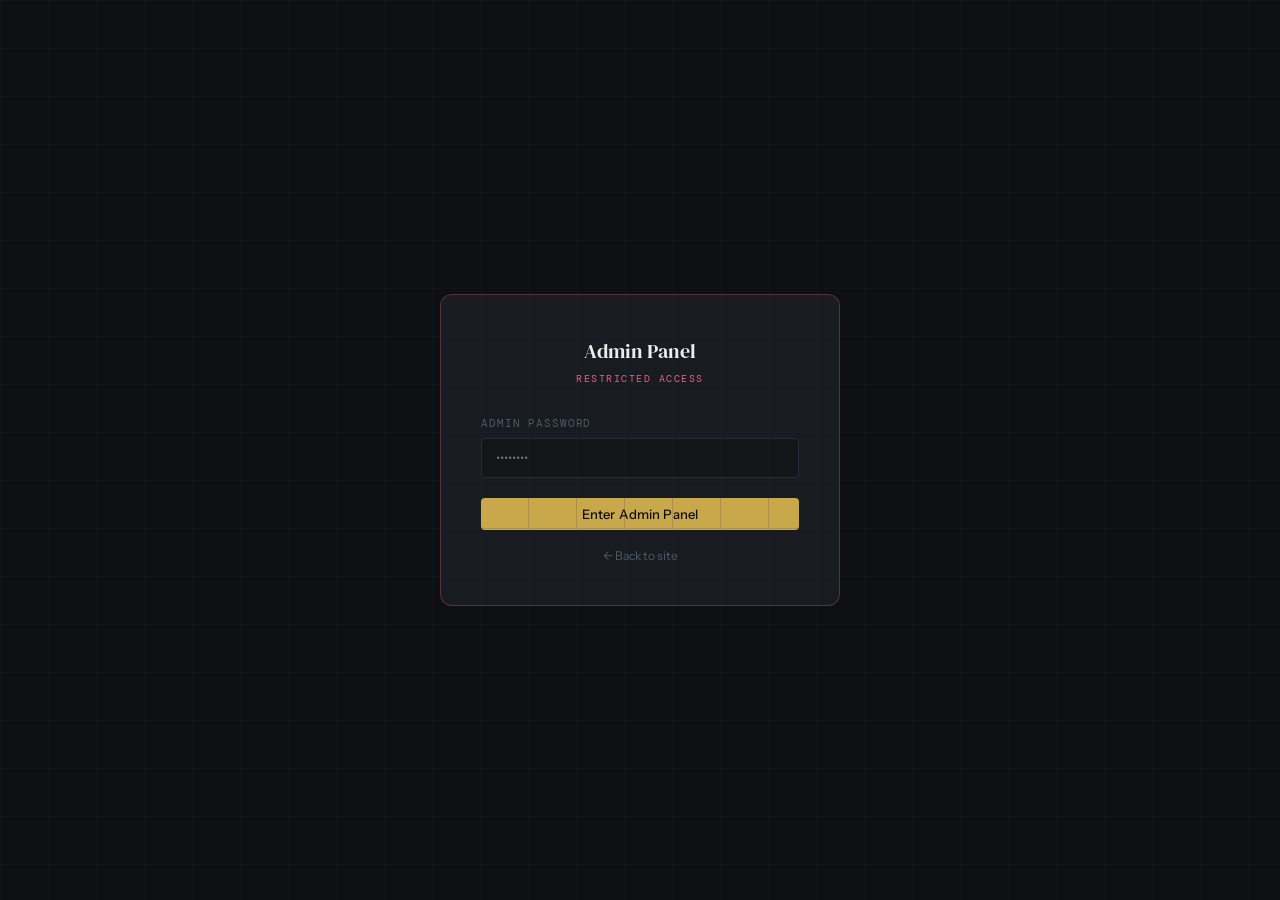
<file: admin.html>
<!DOCTYPE html>
<html lang="en">
<head>
  <meta charset="UTF-8" />
  <meta name="viewport" content="width=device-width, initial-scale=1.0" />
  <title>Admin — Conviction Logs</title>
  <link rel="icon" type="image/svg+xml" href="assets/favicon.svg" />
  <link rel="stylesheet" href="css/style.css" />
  <link rel="stylesheet" href="css/auth.css" />
  <link rel="stylesheet" href="css/admin.css" />
</head>
<body>

  <!-- Login gate -->
  <div id="admin-gate" class="admin-gate">
    <div class="admin-gate-card">
      <div class="admin-gate-logo">
        <span style="font-family:var(--font-display);font-size:1.25rem;color:var(--text-primary)">Admin Panel</span>
        <span style="font-family:var(--font-mono);font-size:.625rem;color:var(--red);letter-spacing:.15em;text-transform:uppercase">Restricted Access</span>
      </div>
      <div class="auth-error" id="admin-error" style="display:none"></div>
      <div class="form-group">
        <label>Admin Password</label>
        <input type="password" id="admin-password-input" placeholder="••••••••" />
      </div>
      <button class="btn btn-primary" style="width:100%;justify-content:center" onclick="verifyAdmin()">Enter Admin Panel</button>
      <p style="text-align:center;margin-top:16px;font-size:.75rem"><a href="index.html" style="color:var(--text-muted)">← Back to site</a></p>
    </div>
  </div>

  <!-- Admin dashboard (hidden until auth) -->
  <div id="admin-panel" style="display:none">
    <nav class="nav">
      <div class="container nav-inner">
        <div class="nav-logo">
          <span class="nav-logo-primary">Admin Panel</span>
          <span class="nav-logo-sub" style="color:var(--red)">Conviction Logs</span>
        </div>
        <div class="nav-links">
          <a href="#" class="nav-link active" onclick="showTab('users')">Users</a>
          <a href="#" class="nav-link" onclick="showTab('entries')">Journal</a>
          <a href="#" class="nav-link" onclick="showTab('positions')">Portfolio</a>
          <a href="#" class="nav-link" onclick="showTab('watchlist')">Watchlist</a>
          <a href="#" class="nav-link" onclick="showTab('follows')">Follows</a>
        </div>
        <div class="nav-actions">
          <button class="btn btn-ghost btn-sm" onclick="refreshAll()">↺ Refresh</button>
          <button class="btn btn-ghost btn-sm" style="color:var(--red)" onclick="adminLogout()">Lock</button>
          <a href="index.html" class="btn btn-ghost btn-sm">← Site</a>
        </div>
      </div>
    </nav>

    <main class="page-wrapper">
      <div class="container">

        <!-- Stats bar -->
        <div class="admin-stats animate-up">
          <div class="stat-tile"><div class="stat-label">Total Users</div><div class="stat-value" id="a-users">—</div></div>
          <div class="stat-tile"><div class="stat-label">Journal Entries</div><div class="stat-value" id="a-entries">—</div></div>
          <div class="stat-tile"><div class="stat-label">Positions</div><div class="stat-value" id="a-positions">—</div></div>
          <div class="stat-tile"><div class="stat-label">Watchlist Items</div><div class="stat-value" id="a-watchlist">—</div></div>
          <div class="stat-tile"><div class="stat-label">Follows</div><div class="stat-value" id="a-follows">—</div></div>
          <div class="stat-tile"><div class="stat-label">Public Items</div><div class="stat-value" id="a-public">—</div></div>
        </div>

        <!-- Tab: Users -->
        <div id="tab-users" class="admin-tab section animate-up delay-1">
          <div class="section-header">
            <h2 class="section-title">All <span>Users</span></h2>
            <input type="text" id="search-users" placeholder="Search users…" class="search-input" style="width:200px" oninput="filterTable('users-tbody', this.value)" />
          </div>
          <div class="table-wrapper">
            <table>
              <thead><tr>
                <th>Name</th><th>Email</th><th>Provider</th>
                <th>Entries</th><th>Positions</th><th>Watchlist</th><th>Followers</th><th>Following</th>
                <th>Joined</th>
              </tr></thead>
              <tbody id="users-tbody"></tbody>
            </table>
          </div>
        </div>

        <!-- Tab: Journal Entries -->
        <div id="tab-entries" class="admin-tab section" style="display:none">
          <div class="section-header">
            <h2 class="section-title">All <span>Journal Entries</span></h2>
            <input type="text" id="search-entries" placeholder="Search…" class="search-input" style="width:200px" oninput="filterTable('entries-tbody', this.value)" />
          </div>
          <div class="table-wrapper">
            <table>
              <thead><tr><th>Title</th><th>Author</th><th>Type</th><th>Ticker</th><th>Conviction</th><th>Visibility</th><th>Date</th><th>Actions</th></tr></thead>
              <tbody id="entries-tbody"></tbody>
            </table>
          </div>
        </div>

        <!-- Tab: Positions -->
        <div id="tab-positions" class="admin-tab section" style="display:none">
          <div class="section-header">
            <h2 class="section-title">All <span>Positions</span></h2>
            <input type="text" id="search-positions" placeholder="Search…" class="search-input" style="width:200px" oninput="filterTable('positions-tbody', this.value)" />
          </div>
          <div class="table-wrapper">
            <table>
              <thead><tr><th>Ticker</th><th>Author</th><th>Exchange</th><th>Entry Price</th><th>Target</th><th>Status</th><th>Visibility</th><th>Date</th><th>Actions</th></tr></thead>
              <tbody id="positions-tbody"></tbody>
            </table>
          </div>
        </div>

        <!-- Tab: Watchlist -->
        <div id="tab-watchlist" class="admin-tab section" style="display:none">
          <div class="section-header">
            <h2 class="section-title">All <span>Watchlist Items</span></h2>
            <input type="text" id="search-watchlist" placeholder="Search…" class="search-input" style="width:200px" oninput="filterTable('watchlist-tbody', this.value)" />
          </div>
          <div class="table-wrapper">
            <table>
              <thead><tr><th>Ticker</th><th>Name</th><th>Author</th><th>Exchange</th><th>Target</th><th>Visibility</th><th>Date</th><th>Actions</th></tr></thead>
              <tbody id="watchlist-tbody"></tbody>
            </table>
          </div>
        </div>

        <!-- Tab: Follows -->
        <div id="tab-follows" class="admin-tab section" style="display:none">
          <div class="section-header">
            <h2 class="section-title">All <span>Follows</span></h2>
          </div>
          <div class="table-wrapper">
            <table>
              <thead><tr><th>Follower</th><th>Following</th><th>Date</th><th>Actions</th></tr></thead>
              <tbody id="follows-tbody"></tbody>
            </table>
          </div>
        </div>

      </div>
    </main>
  </div>


  <!-- Entry view modal -->
  <div id="admin-entry-modal" class="modal-overlay" style="display:none" onclick="if(event.target===this)this.style.display='none'">
    <div class="modal modal-wide">
      <div class="modal-header">
        <div>
          <div class="modal-meta" id="admin-entry-meta"></div>
          <h2 class="modal-title" id="admin-entry-title"></h2>
        </div>
        <button class="modal-close" onclick="document.getElementById('admin-entry-modal').style.display='none'">✕</button>
      </div>
      <div class="modal-body">
        <div id="admin-entry-body" style="font-size:.9375rem;line-height:1.75;color:var(--text-secondary);white-space:pre-wrap;margin-bottom:16px;min-height:80px"></div>
        <div id="admin-entry-tags" style="display:flex;gap:6px;flex-wrap:wrap;padding-top:12px;border-top:1px solid var(--border)"></div>
      </div>
    </div>
  </div>

  <script src="js/store.js"></script>
  <script src="js/auth.js"></script>
  <script src="js/nav.js"></script>
  <script src="js/admin.js"></script>
</body>
</html>
</file>
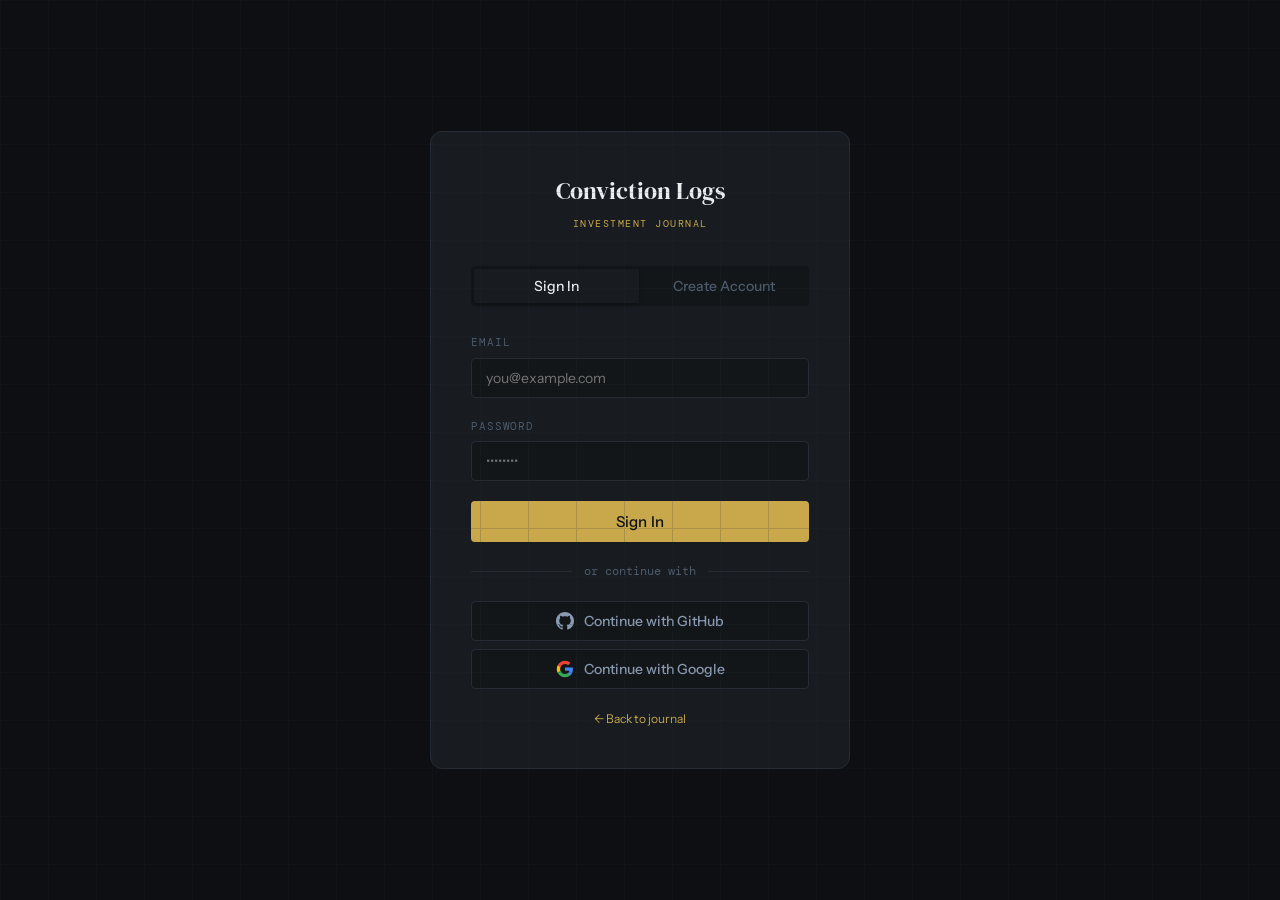
<file: login.html>
<!DOCTYPE html>
<html lang="en">
<head>
  <meta charset="UTF-8" />
  <meta name="viewport" content="width=device-width, initial-scale=1.0" />
  <title>Sign In — Conviction Logs</title>
  <link rel="icon" type="image/svg+xml" href="assets/favicon.svg" />
  <link rel="stylesheet" href="css/style.css" />
  <style>
    .auth-page { min-height:100vh; display:flex; align-items:center; justify-content:center; padding:24px; }
    .auth-card { background:var(--bg-card); border:1px solid var(--border); border-radius:var(--radius-lg); padding:40px; width:100%; max-width:420px; animation:fadeUp 0.3s var(--ease); }
    .auth-logo { text-align:center; margin-bottom:32px; }
    .auth-logo-primary { font-family:var(--font-display); font-size:1.5rem; color:var(--text-primary); display:block; }
    .auth-logo-sub { font-family:var(--font-mono); font-size:.625rem; color:var(--gold); letter-spacing:.15em; text-transform:uppercase; }
    .auth-tabs { display:flex; gap:2px; background:var(--bg-secondary); border-radius:var(--radius-sm); padding:3px; margin-bottom:28px; }
    .auth-tab { flex:1; padding:8px; border:none; border-radius:calc(var(--radius-sm) - 2px); background:transparent; color:var(--text-muted); font-family:var(--font-body); font-size:.875rem; font-weight:500; cursor:pointer; transition:all var(--duration) var(--ease); }
    .auth-tab.active { background:var(--bg-card); color:var(--text-primary); box-shadow:0 1px 4px rgba(0,0,0,.3); }
    .oauth-divider { display:flex; align-items:center; gap:12px; margin:20px 0; color:var(--text-muted); font-size:.75rem; font-family:var(--font-mono); }
    .oauth-divider::before, .oauth-divider::after { content:''; flex:1; height:1px; background:var(--border); }
    .oauth-btn { display:flex; align-items:center; justify-content:center; gap:10px; width:100%; padding:10px; border:1px solid var(--border); border-radius:var(--radius-sm); background:var(--bg-secondary); color:var(--text-secondary); font-family:var(--font-body); font-size:.875rem; font-weight:500; cursor:pointer; transition:all var(--duration) var(--ease); margin-bottom:8px; }
    .oauth-btn:hover { border-color:var(--border-light); color:var(--text-primary); background:var(--bg-hover); }
    .oauth-icon { width:18px; height:18px; flex-shrink:0; }
    .auth-error { background:var(--red-dim); border:1px solid rgba(240,96,128,.3); color:var(--red); border-radius:var(--radius-sm); padding:10px 14px; font-size:.8125rem; margin-bottom:16px; display:none; }
    .auth-success { background:var(--green-dim); border:1px solid rgba(62,207,142,.3); color:var(--green); border-radius:var(--radius-sm); padding:10px 14px; font-size:.8125rem; margin-bottom:16px; display:none; }
    .btn-full { width:100%; justify-content:center; padding:11px; font-size:.9375rem; }
    .auth-footer-note { text-align:center; margin-top:20px; font-size:.75rem; color:var(--text-muted); }
    .auth-footer-note a { color:var(--gold); }
  </style>
</head>
<body>
  <div class="auth-page">
    <div class="auth-card">
      <div class="auth-logo">
        <a href="index.html">
          <span class="auth-logo-primary">Conviction Logs</span>
          <span class="auth-logo-sub">Investment Journal</span>
        </a>
      </div>

      <div class="auth-tabs">
        <button class="auth-tab active" id="tab-signin" onclick="switchTab('signin')">Sign In</button>
        <button class="auth-tab"        id="tab-signup" onclick="switchTab('signup')">Create Account</button>
      </div>

      <div class="auth-error"   id="auth-error"></div>
      <div class="auth-success" id="auth-success"></div>

      <div id="email-form">
        <div class="form-group">
          <label>Email</label>
          <input type="email" id="auth-email" placeholder="you@example.com" autocomplete="email" />
        </div>
        <div class="form-group">
          <label>Password</label>
          <input type="password" id="auth-password" placeholder="••••••••" autocomplete="current-password" />
        </div>
        <div class="form-group" id="confirm-group" style="display:none">
          <label>Confirm Password</label>
          <input type="password" id="auth-confirm" placeholder="••••••••" />
        </div>
        <button class="btn btn-primary btn-full" id="auth-submit-btn" onclick="submitForm()">Sign In</button>
      </div>

      <div class="oauth-divider">or continue with</div>

      <button class="oauth-btn" onclick="Auth.signInWithOAuth('github')">
        <svg class="oauth-icon" viewBox="0 0 24 24" fill="currentColor">
          <path d="M12 0C5.37 0 0 5.37 0 12c0 5.31 3.435 9.795 8.205 11.385.6.105.825-.255.825-.57 0-.285-.015-1.23-.015-2.235-3.015.555-3.795-.735-4.035-1.41-.135-.345-.72-1.41-1.23-1.695-.42-.225-1.02-.78-.015-.795.945-.015 1.62.87 1.845 1.23 1.08 1.815 2.805 1.305 3.495.99.105-.78.42-1.305.765-1.605-2.67-.3-5.46-1.335-5.46-5.925 0-1.305.465-2.385 1.23-3.225-.12-.3-.54-1.53.12-3.18 0 0 1.005-.315 3.3 1.23.96-.27 1.98-.405 3-.405s2.04.135 3 .405c2.295-1.56 3.3-1.23 3.3-1.23.66 1.65.24 2.88.12 3.18.765.84 1.23 1.905 1.23 3.225 0 4.605-2.805 5.625-5.475 5.925.435.375.81 1.095.81 2.22 0 1.605-.015 2.895-.015 3.3 0 .315.225.69.825.57A12.02 12.02 0 0 0 24 12c0-6.63-5.37-12-12-12z"/>
        </svg>
        Continue with GitHub
      </button>

      <button class="oauth-btn" onclick="Auth.signInWithOAuth('google')">
        <svg class="oauth-icon" viewBox="0 0 24 24">
          <path fill="#4285F4" d="M22.56 12.25c0-.78-.07-1.53-.2-2.25H12v4.26h5.92c-.26 1.37-1.04 2.53-2.21 3.31v2.77h3.57c2.08-1.92 3.28-4.74 3.28-8.09z"/>
          <path fill="#34A853" d="M12 23c2.97 0 5.46-.98 7.28-2.66l-3.57-2.77c-.98.66-2.23 1.06-3.71 1.06-2.86 0-5.29-1.93-6.16-4.53H2.18v2.84C3.99 20.53 7.7 23 12 23z"/>
          <path fill="#FBBC05" d="M5.84 14.09c-.22-.66-.35-1.36-.35-2.09s.13-1.43.35-2.09V7.07H2.18C1.43 8.55 1 10.22 1 12s.43 3.45 1.18 4.93l2.85-2.22.81-.62z"/>
          <path fill="#EA4335" d="M12 5.38c1.62 0 3.06.56 4.21 1.64l3.15-3.15C17.45 2.09 14.97 1 12 1 7.7 1 3.99 3.47 2.18 7.07l3.66 2.84c.87-2.6 3.3-4.53 6.16-4.53z"/>
        </svg>
        Continue with Google
      </button>

      <p class="auth-footer-note"><a href="index.html">← Back to journal</a></p>
    </div>
  </div>

  <script src="js/store.js"></script>
  <script src="js/auth.js"></script>
  <script>
    var currentTab = 'signin';
    Auth.init().then(function() { if (Auth.isLoggedIn()) window.location.href = 'index.html'; });

    function switchTab(tab) {
      currentTab = tab;
      document.getElementById('tab-signin').classList.toggle('active', tab === 'signin');
      document.getElementById('tab-signup').classList.toggle('active', tab === 'signup');
      document.getElementById('confirm-group').style.display = tab === 'signup' ? 'block' : 'none';
      document.getElementById('auth-submit-btn').textContent = tab === 'signin' ? 'Sign In' : 'Create Account';
      clearMessages();
    }

    function showError(msg)   { var e=document.getElementById('auth-error');   e.textContent=msg; e.style.display='block'; document.getElementById('auth-success').style.display='none'; }
    function showSuccess(msg) { var e=document.getElementById('auth-success'); e.textContent=msg; e.style.display='block'; document.getElementById('auth-error').style.display='none'; }
    function clearMessages()  { document.getElementById('auth-error').style.display='none'; document.getElementById('auth-success').style.display='none'; }

    async function submitForm() {
      var email    = document.getElementById('auth-email').value.trim();
      var password = document.getElementById('auth-password').value;
      var btn      = document.getElementById('auth-submit-btn');
      if (!email || !password) { showError('Please enter your email and password.'); return; }
      if (currentTab === 'signup') {
        var confirm = document.getElementById('auth-confirm').value;
        if (password !== confirm) { showError('Passwords do not match.'); return; }
        if (password.length < 6)  { showError('Password must be at least 6 characters.'); return; }
      }
      btn.disabled = true;
      btn.textContent = currentTab === 'signin' ? 'Signing in…' : 'Creating account…';
      clearMessages();
      try {
        if (currentTab === 'signin') {
          await Auth.signIn(email, password);
          window.location.href = 'index.html';
        } else {
          var result = await Auth.signUp(email, password);
          if (result.access_token) { window.location.href = 'index.html'; }
          else { showSuccess('Account created! Check your email to confirm, then sign in.'); btn.disabled=false; btn.textContent='Create Account'; }
        }
      } catch (e) {
        showError(e.message);
        btn.disabled = false;
        btn.textContent = currentTab === 'signin' ? 'Sign In' : 'Create Account';
      }
    }
    document.addEventListener('keydown', function(e) { if (e.key === 'Enter') submitForm(); });
  </script>
</body>
</html>
</file>
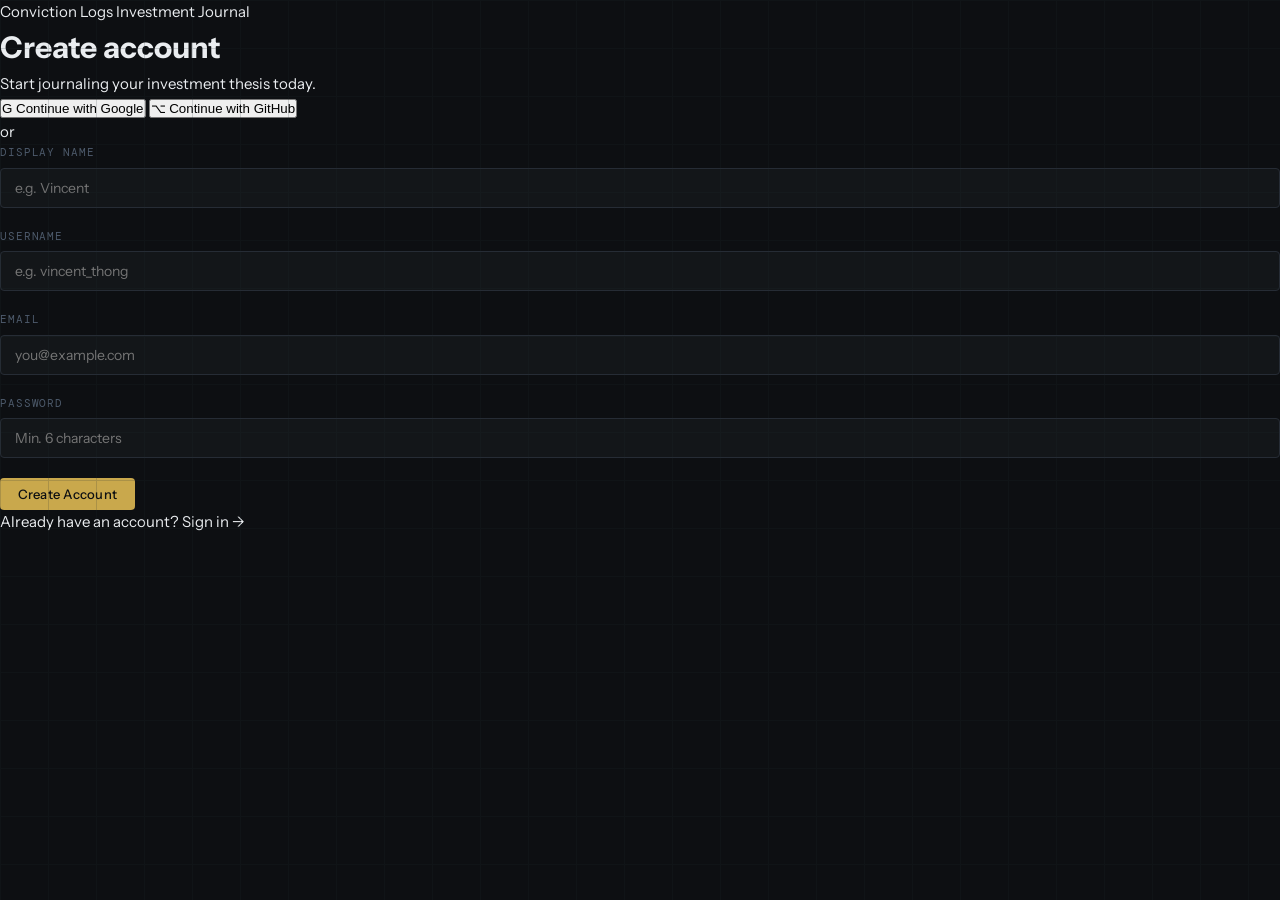
<file: register.html>
<!DOCTYPE html>
<html lang="en">
<head>
  <meta charset="UTF-8" />
  <meta name="viewport" content="width=device-width, initial-scale=1.0" />
  <title>Create Account — Conviction Logs</title>
  <link rel="icon" type="image/svg+xml" href="assets/favicon.svg" />
  <link rel="stylesheet" href="css/style.css" />
  <link rel="stylesheet" href="css/auth.css" />
</head>
<body>
  <div class="auth-page">
    <div class="auth-card">

      <div class="auth-logo">
        <span class="auth-logo-primary">Conviction Logs</span>
        <span class="auth-logo-sub">Investment Journal</span>
      </div>

      <h1 class="auth-title">Create account</h1>
      <p class="auth-sub">Start journaling your investment thesis today.</p>

      <!-- OAuth -->
      <button class="oauth-btn" onclick="Auth.signInWithOAuth('google')">
        <span class="oauth-icon">G</span> Continue with Google
      </button>
      <button class="oauth-btn" onclick="Auth.signInWithOAuth('github')">
        <span class="oauth-icon">⌥</span> Continue with GitHub
      </button>

      <div class="auth-divider">or</div>

      <div id="auth-error" class="auth-error"></div>

      <div class="form-group">
        <label>Display Name</label>
        <input type="text" id="reg-displayname" placeholder="e.g. Vincent" autocomplete="name" />
      </div>
      <div class="form-group">
        <label>Username</label>
        <input type="text" id="reg-username" placeholder="e.g. vincent_thong" autocomplete="username" />
      </div>
      <div class="form-group">
        <label>Email</label>
        <input type="email" id="reg-email" placeholder="you@example.com" autocomplete="email" />
      </div>
      <div class="form-group">
        <label>Password</label>
        <input type="password" id="reg-password" placeholder="Min. 6 characters" autocomplete="new-password" />
      </div>

      <button class="btn btn-primary btn-full" onclick="doRegister()" id="reg-btn">Create Account</button>

      <div class="auth-footer">
        Already have an account? <a href="login.html">Sign in →</a>
      </div>
    </div>
  </div>

  <script src="js/store.js"></script>
  <script src="js/auth.js"></script>
  <script>
    Auth.init().then(function(session) {
      if (session) window.location.href = 'index.html';
    });

    async function doRegister() {
      var displayName = document.getElementById('reg-displayname').value.trim();
      var username    = document.getElementById('reg-username').value.trim().toLowerCase().replace(/\s+/g,'_');
      var email       = document.getElementById('reg-email').value.trim();
      var password    = document.getElementById('reg-password').value;
      var btn         = document.getElementById('reg-btn');

      document.getElementById('auth-error').style.display = 'none';

      if (!displayName || !username || !email || !password) { showError('Please fill in all fields.'); return; }
      if (password.length < 6) { showError('Password must be at least 6 characters.'); return; }
      if (!/^[a-z0-9_]+$/.test(username)) { showError('Username can only contain letters, numbers and underscores.'); return; }

      btn.textContent = 'Creating account…';
      btn.disabled    = true;

      try {
        await Auth.signUp(email, password, username, displayName);
        window.location.href = 'index.html';
      } catch (e) {
        showError(e.message);
        btn.textContent = 'Create Account';
        btn.disabled    = false;
      }
    }

    function showError(msg) {
      var b = document.getElementById('auth-error');
      b.textContent   = msg;
      b.style.display = 'block';
    }

    document.addEventListener('keydown', function(e) {
      if (e.key === 'Enter') doRegister();
    });
  </script>
</body>
</html>
</file>
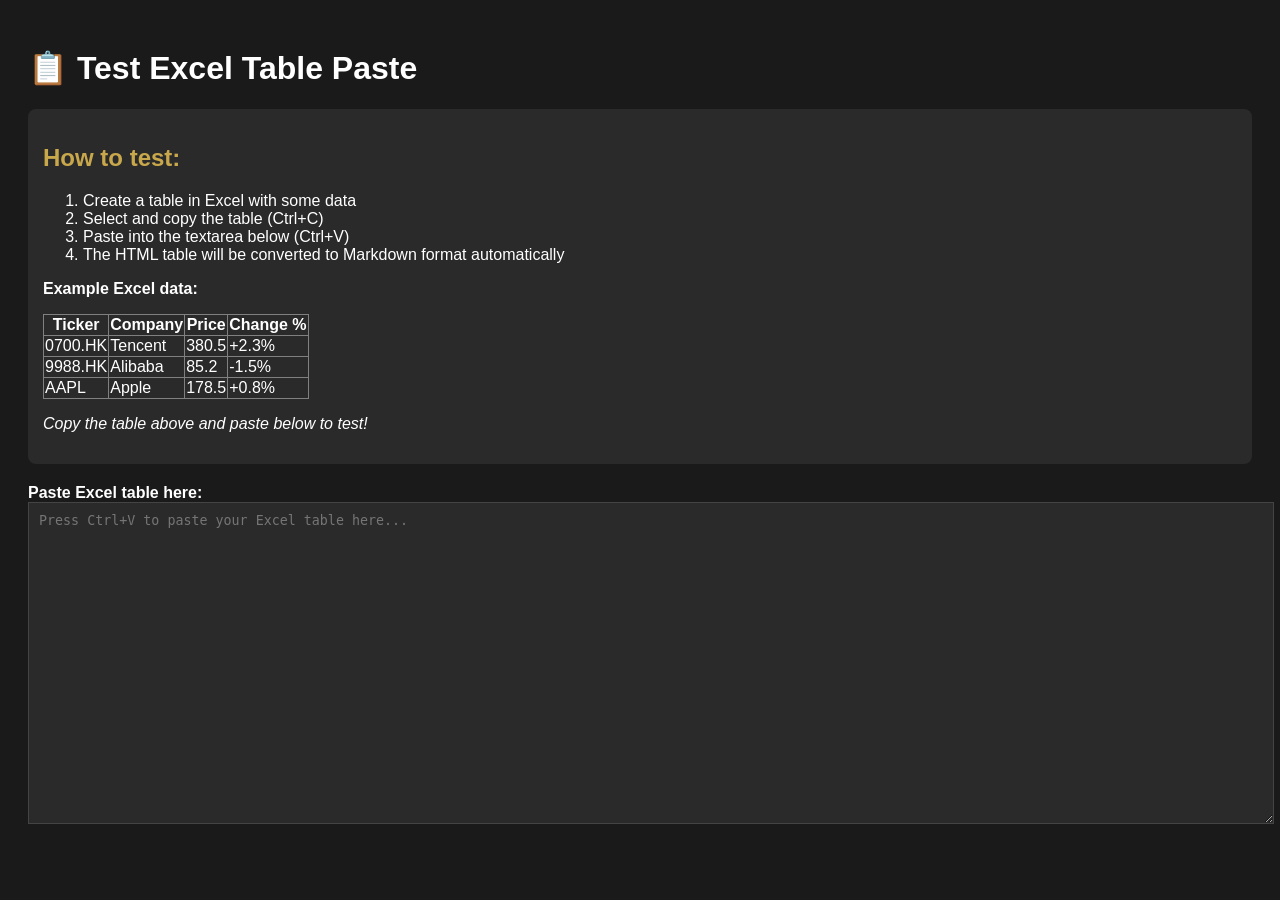
<file: test_excel_paste.html>
<!DOCTYPE html>
<html lang="en">
<head>
  <meta charset="UTF-8" />
  <title>Test Excel Paste</title>
  <style>
    body { font-family: Arial, sans-serif; padding: 20px; background: #1a1a1a; color: #fff; }
    textarea { width: 100%; height: 300px; background: #2a2a2a; color: #fff; border: 1px solid #444; padding: 10px; font-family: monospace; }
    .info { margin-bottom: 20px; padding: 15px; background: #2a2a2a; border-radius: 8px; }
    h2 { color: #c9a84c; }
    code { background: #333; padding: 2px 6px; border-radius: 4px; }
  </style>
</head>
<body>
  <h1>📋 Test Excel Table Paste</h1>
  
  <div class="info">
    <h2>How to test:</h2>
    <ol>
      <li>Create a table in Excel with some data</li>
      <li>Select and copy the table (Ctrl+C)</li>
      <li>Paste into the textarea below (Ctrl+V)</li>
      <li>The HTML table will be converted to Markdown format automatically</li>
    </ol>
    <p><strong>Example Excel data:</strong></p>
    <table border="1" style="border-collapse: collapse; margin: 10px 0;">
      <tr><th>Ticker</th><th>Company</th><th>Price</th><th>Change %</th></tr>
      <tr><td>0700.HK</td><td>Tencent</td><td>380.5</td><td>+2.3%</td></tr>
      <tr><td>9988.HK</td><td>Alibaba</td><td>85.2</td><td>-1.5%</td></tr>
      <tr><td>AAPL</td><td>Apple</td><td>178.5</td><td>+0.8%</td></tr>
    </table>
    <p><em>Copy the table above and paste below to test!</em></p>
  </div>

  <label for="test-area"><strong>Paste Excel table here:</strong></label>
  <textarea id="test-area" placeholder="Press Ctrl+V to paste your Excel table here..."></textarea>

  <script>
    // Convert HTML table (from Excel paste) to Markdown-style table
    function htmlTableToMarkdown(html) {
      var parser = new DOMParser();
      var doc = parser.parseFromString(html, 'text/html');
      var tables = doc.querySelectorAll('table');
      if (!tables.length) return null;
      
      var result = [];
      tables.forEach(function(table) {
        var rows = table.querySelectorAll('tr');
        if (!rows.length) return;
        
        var markdownRows = [];
        var maxCols = 0;
        
        // First pass: find max columns
        rows.forEach(function(tr) {
          var cells = tr.querySelectorAll('td, th');
          if (cells.length > maxCols) maxCols = cells.length;
        });
        
        rows.forEach(function(tr, rowIdx) {
          var cells = Array.from(tr.querySelectorAll('td, th'));
          var cellTexts = [];
          
          for (var i = 0; i < maxCols; i++) {
            var cell = cells[i];
            var text = cell ? cell.textContent.trim().replace(/\|/g, '\\|') : '';
            cellTexts.push(text);
          }
          
          var rowStr = '| ' + cellTexts.join(' | ') + ' |';
          markdownRows.push(rowStr);
          
          // Add separator after header row
          if (rowIdx === 0) {
            var separator = '| ' + Array(maxCols).fill('---').join(' | ') + ' |';
            markdownRows.push(separator);
          }
        });
        
        if (markdownRows.length) {
          result.push(markdownRows.join('\n'));
        }
      });
      
      return result.length ? result.join('\n\n') : null;
    }

    // Handle paste event for Excel table conversion
    function handlePasteEvent(e) {
      var clipboardData = e.clipboardData || window.clipboardData;
      if (!clipboardData) return;
      
      var htmlData = clipboardData.getData('text/html');
      if (!htmlData || !htmlData.includes('<table')) return;
      
      var markdown = htmlTableToMarkdown(htmlData);
      if (!markdown) return;
      
      e.preventDefault();
      
      var textarea = e.target;
      var start = textarea.selectionStart;
      var end = textarea.selectionEnd;
      var value = textarea.value;
      
      // Insert markdown table at cursor position
      textarea.value = value.substring(0, start) + '\n\n' + markdown + '\n\n' + value.substring(end);
      
      // Update cursor position
      var newPos = start + markdown.length + 4; // +4 for newlines
      textarea.setSelectionRange(newPos, newPos);
      
      console.log('✅ Table converted to Markdown!');
    }

    // Attach paste handler
    document.getElementById('test-area').addEventListener('paste', handlePasteEvent);
  </script>
</body>
</html>
</file>
<file: css/style.css>
/* ============================================================
   CONVICTION LOGS — Investment Journal
   Design: Editorial finance aesthetic — dark, precise, confident
   ============================================================ */

@import url('https://fonts.googleapis.com/css2?family=DM+Serif+Display:ital@0;1&family=DM+Mono:wght@300;400;500&family=Instrument+Sans:ital,wght@0,400;0,500;0,600;1,400&display=swap');

/* ── CSS Variables ─────────────────────────────────────────── */
:root {
  /* Core Palette */
  --bg-primary:    #0d0f12;
  --bg-secondary:  #131619;
  --bg-card:       #181c21;
  --bg-hover:      #1e2329;

  --border:        #262c35;
  --border-light:  #2e3540;

  --text-primary:  #eaedf0;
  --text-secondary:#8a9ab0;
  --text-muted:    #4d5a6b;

  /* Accent — warm gold for conviction */
  --gold:          #c9a84c;
  --gold-dim:      #a0803a;
  --gold-glow:     rgba(201, 168, 76, 0.12);

  /* Market colors */
  --green:         #3ecf8e;
  --green-dim:     rgba(62, 207, 142, 0.12);
  --red:           #f06080;
  --red-dim:       rgba(240, 96, 128, 0.12);
  --blue:          #5b9cf6;
  --blue-dim:      rgba(91, 156, 246, 0.12);

  /* Typography */
  --font-display:  'DM Serif Display', Georgia, serif;
  --font-body:     'Instrument Sans', sans-serif;
  --font-mono:     'DM Mono', 'Courier New', monospace;

  /* Spacing */
  --nav-height:    64px;
  --max-width:     1200px;
  --radius-sm:     4px;
  --radius-md:     8px;
  --radius-lg:     12px;

  /* Transitions */
  --ease:          cubic-bezier(0.4, 0, 0.2, 1);
  --duration:      200ms;
}

/* ── Reset & Base ───────────────────────────────────────────── */
*, *::before, *::after {
  box-sizing: border-box;
  margin: 0;
  padding: 0;
}

html {
  font-size: 16px;
  scroll-behavior: smooth;
  -webkit-font-smoothing: antialiased;
}

body {
  background-color: var(--bg-primary);
  color: var(--text-primary);
  font-family: var(--font-body);
  font-size: 0.9375rem;
  line-height: 1.6;
  min-height: 100vh;
}

/* Subtle grid texture on body */
body::before {
  content: '';
  position: fixed;
  inset: 0;
  background-image:
    linear-gradient(var(--border) 1px, transparent 1px),
    linear-gradient(90deg, var(--border) 1px, transparent 1px);
  background-size: 48px 48px;
  opacity: 0.18;
  pointer-events: none;
  z-index: 0;
}

a {
  color: inherit;
  text-decoration: none;
}

img { max-width: 100%; display: block; }

ul, ol { list-style: none; }

/* ── Layout Utilities ───────────────────────────────────────── */
.container {
  width: 100%;
  max-width: var(--max-width);
  margin-inline: auto;
  padding-inline: 24px;
}

.page-wrapper {
  position: relative;
  z-index: 1;
  padding-top: var(--nav-height);
  min-height: 100vh;
}

.section {
  padding-block: 60px;
}

.section-header {
  display: flex;
  align-items: baseline;
  justify-content: space-between;
  margin-bottom: 32px;
  padding-bottom: 16px;
  border-bottom: 1px solid var(--border);
}

.section-title {
  font-family: var(--font-display);
  font-size: 1.5rem;
  font-weight: 400;
  color: var(--text-primary);
  letter-spacing: -0.01em;
}

.section-title span {
  color: var(--gold);
}

/* ── Navigation ─────────────────────────────────────────────── */
.nav {
  position: fixed;
  top: 0;
  left: 0;
  right: 0;
  height: var(--nav-height);
  background: rgba(13, 15, 18, 0.88);
  backdrop-filter: blur(12px);
  -webkit-backdrop-filter: blur(12px);
  border-bottom: 1px solid var(--border);
  z-index: 100;
  transition: border-color var(--duration) var(--ease);
}

.nav-inner {
  display: flex;
  align-items: center;
  justify-content: space-between;
  height: 100%;
}

.nav-logo {
  display: flex;
  flex-direction: column;
  gap: 1px;
}

.nav-logo-primary {
  font-family: var(--font-display);
  font-size: 1.125rem;
  color: var(--text-primary);
  letter-spacing: -0.01em;
}

.nav-logo-sub {
  font-family: var(--font-mono);
  font-size: 0.625rem;
  color: var(--gold);
  letter-spacing: 0.15em;
  text-transform: uppercase;
}

.nav-links {
  display: flex;
  align-items: center;
  gap: 2px;
}

.nav-link {
  font-family: var(--font-body);
  font-size: 0.8125rem;
  font-weight: 500;
  color: var(--text-secondary);
  padding: 6px 14px;
  border-radius: var(--radius-sm);
  transition: color var(--duration) var(--ease),
              background var(--duration) var(--ease);
  letter-spacing: 0.01em;
}

.nav-link:hover {
  color: var(--text-primary);
  background: var(--bg-hover);
}

.nav-link.active {
  color: var(--gold);
}

.nav-actions {
  display: flex;
  align-items: center;
  gap: 12px;
}

/* ── Buttons ────────────────────────────────────────────────── */
.btn {
  display: inline-flex;
  align-items: center;
  gap: 6px;
  padding: 8px 18px;
  border-radius: var(--radius-sm);
  font-family: var(--font-body);
  font-size: 0.8125rem;
  font-weight: 500;
  cursor: pointer;
  border: none;
  transition: all var(--duration) var(--ease);
  letter-spacing: 0.01em;
}

.btn-primary {
  background: var(--gold);
  color: #0d0f12;
}

.btn-primary:hover {
  background: #d4b460;
  transform: translateY(-1px);
  box-shadow: 0 4px 16px rgba(201, 168, 76, 0.3);
}

.btn-ghost {
  background: transparent;
  color: var(--text-secondary);
  border: 1px solid var(--border-light);
}

.btn-ghost:hover {
  color: var(--text-primary);
  border-color: var(--border-light);
  background: var(--bg-hover);
}

.btn-sm {
  padding: 5px 12px;
  font-size: 0.75rem;
}

/* ── Cards ──────────────────────────────────────────────────── */
.card {
  background: var(--bg-card);
  border: 1px solid var(--border);
  border-radius: var(--radius-lg);
  padding: 24px;
  transition: border-color var(--duration) var(--ease),
              transform var(--duration) var(--ease);
}

.card:hover {
  border-color: var(--border-light);
  transform: translateY(-2px);
}

.card-header {
  display: flex;
  align-items: flex-start;
  justify-content: space-between;
  margin-bottom: 16px;
}

.card-title {
  font-family: var(--font-display);
  font-size: 1.125rem;
  font-weight: 400;
  color: var(--text-primary);
}

.card-body {
  color: var(--text-secondary);
  font-size: 0.875rem;
  line-height: 1.7;
}

/* ── Stat Tiles ─────────────────────────────────────────────── */
.stat-tile {
  background: var(--bg-card);
  border: 1px solid var(--border);
  border-radius: var(--radius-md);
  padding: 20px 24px;
}

.stat-label {
  font-family: var(--font-mono);
  font-size: 0.6875rem;
  color: var(--text-muted);
  text-transform: uppercase;
  letter-spacing: 0.1em;
  margin-bottom: 8px;
}

.stat-value {
  font-family: var(--font-mono);
  font-size: 1.5rem;
  font-weight: 500;
  color: var(--text-primary);
  letter-spacing: -0.02em;
}

.stat-value.positive { color: var(--green); }
.stat-value.negative { color: var(--red); }

.stat-delta {
  font-family: var(--font-mono);
  font-size: 0.75rem;
  margin-top: 4px;
}

.stat-delta.positive { color: var(--green); }
.stat-delta.negative { color: var(--red); }

/* General positive/negative utility classes */
.positive { color: var(--green); }
.negative { color: var(--red); }

/* ── Badges / Tags ──────────────────────────────────────────── */
.badge {
  display: inline-flex;
  align-items: center;
  gap: 4px;
  padding: 2px 8px;
  border-radius: 99px;
  font-family: var(--font-mono);
  font-size: 0.6875rem;
  font-weight: 500;
  letter-spacing: 0.04em;
  text-transform: uppercase;
}

.badge-gold {
  background: var(--gold-glow);
  color: var(--gold);
  border: 1px solid rgba(201, 168, 76, 0.25);
}

.badge-green {
  background: var(--green-dim);
  color: var(--green);
  border: 1px solid rgba(62, 207, 142, 0.2);
}

.badge-red {
  background: var(--red-dim);
  color: var(--red);
  border: 1px solid rgba(240, 96, 128, 0.2);
}

.badge-blue {
  background: var(--blue-dim);
  color: var(--blue);
  border: 1px solid rgba(91, 156, 246, 0.2);
}

.badge-neutral {
  background: rgba(138, 154, 176, 0.1);
  color: var(--text-secondary);
  border: 1px solid var(--border);
}

/* Market exchange badges */
.badge-hk  { background: rgba(255, 80, 80, 0.1); color: #ff6b6b; border-color: rgba(255, 80, 80, 0.2); }
.badge-us  { background: rgba(91, 156, 246, 0.1); color: var(--blue); border-color: rgba(91, 156, 246, 0.2); }

/* ── Tables ─────────────────────────────────────────────────── */
.table-wrapper {
  overflow-x: auto;
  border: 1px solid var(--border);
  border-radius: var(--radius-lg);
}

table {
  width: 100%;
  border-collapse: collapse;
}

thead th {
  background: var(--bg-secondary);
  padding: 12px 16px;
  font-family: var(--font-mono);
  font-size: 0.6875rem;
  font-weight: 500;
  color: var(--text-muted);
  text-transform: uppercase;
  letter-spacing: 0.08em;
  text-align: left;
  border-bottom: 1px solid var(--border);
}

tbody tr {
  border-bottom: 1px solid var(--border);
  transition: background var(--duration) var(--ease);
}

tbody tr:last-child { border-bottom: none; }
tbody tr:hover { background: var(--bg-hover); }

tbody td {
  padding: 14px 16px;
  font-size: 0.875rem;
  color: var(--text-secondary);
  vertical-align: middle;
}

tbody td.mono {
  font-family: var(--font-mono);
  font-size: 0.8125rem;
}

/* ── Forms & Inputs ─────────────────────────────────────────── */
.form-group {
  display: flex;
  flex-direction: column;
  gap: 6px;
  margin-bottom: 20px;
}

label {
  font-family: var(--font-mono);
  font-size: 0.6875rem;
  color: var(--text-muted);
  text-transform: uppercase;
  letter-spacing: 0.08em;
}

input, textarea, select {
  background: var(--bg-secondary);
  border: 1px solid var(--border);
  border-radius: var(--radius-sm);
  color: var(--text-primary);
  font-family: var(--font-body);
  font-size: 0.875rem;
  padding: 10px 14px;
  width: 100%;
  outline: none;
  transition: border-color var(--duration) var(--ease);
  appearance: none;
}

input:focus, textarea:focus, select:focus {
  border-color: var(--gold);
  box-shadow: 0 0 0 3px var(--gold-glow);
}

textarea {
  resize: vertical;
  min-height: 120px;
  line-height: 1.6;
}

/* ── Ticker / Symbol ────────────────────────────────────────── */
.ticker {
  font-family: var(--font-mono);
  font-size: 0.875rem;
  font-weight: 500;
  color: var(--text-primary);
  letter-spacing: 0.02em;
}

.ticker-full {
  font-size: 0.75rem;
  color: var(--text-muted);
  font-weight: 400;
}

/* ── Dividers ───────────────────────────────────────────────── */
.divider {
  height: 1px;
  background: var(--border);
  margin-block: 24px;
}

/* ── Conviction Level Indicator ─────────────────────────────── */
.conviction-bar {
  display: flex;
  gap: 3px;
  align-items: center;
}

.conviction-pip {
  width: 20px;
  height: 4px;
  border-radius: 2px;
  background: var(--border);
}

.conviction-pip.filled { background: var(--gold); }

/* ── Empty State ────────────────────────────────────────────── */
.empty-state {
  text-align: center;
  padding: 80px 24px;
  color: var(--text-muted);
}

.empty-state-icon {
  font-size: 2rem;
  margin-bottom: 16px;
  opacity: 0.4;
}

.empty-state-title {
  font-family: var(--font-display);
  font-size: 1.25rem;
  color: var(--text-secondary);
  margin-bottom: 8px;
}

.empty-state-text {
  font-size: 0.875rem;
  max-width: 320px;
  margin-inline: auto;
  line-height: 1.7;
}

/* ── Footer ─────────────────────────────────────────────────── */
.footer {
  border-top: 1px solid var(--border);
  padding-block: 32px;
  margin-top: 80px;
}

.footer-inner {
  display: flex;
  align-items: center;
  justify-content: space-between;
  flex-wrap: wrap;
  gap: 12px;
}

.footer-copy {
  font-family: var(--font-mono);
  font-size: 0.6875rem;
  color: var(--text-muted);
  letter-spacing: 0.04em;
}

.footer-links {
  display: flex;
  gap: 20px;
}

.footer-links a {
  font-size: 0.75rem;
  color: var(--text-muted);
  transition: color var(--duration) var(--ease);
}

.footer-links a:hover { color: var(--text-secondary); }

/* ── Animations ─────────────────────────────────────────────── */
@keyframes fadeUp {
  from { opacity: 0; transform: translateY(16px); }
  to   { opacity: 1; transform: translateY(0); }
}

@keyframes fadeIn {
  from { opacity: 0; }
  to   { opacity: 1; }
}

.animate-up {
  animation: fadeUp 0.5s var(--ease) both;
}

.delay-1 { animation-delay: 0.05s; }
.delay-2 { animation-delay: 0.1s; }
.delay-3 { animation-delay: 0.15s; }
.delay-4 { animation-delay: 0.2s; }

/* ── Scrollbar ──────────────────────────────────────────────── */
::-webkit-scrollbar { width: 6px; height: 6px; }
::-webkit-scrollbar-track { background: var(--bg-primary); }
::-webkit-scrollbar-thumb { background: var(--border-light); border-radius: 3px; }
::-webkit-scrollbar-thumb:hover { background: var(--text-muted); }

/* ── Responsive ─────────────────────────────────────────────── */
@media (max-width: 768px) {
  .nav-links { display: none; }

  .section { padding-block: 40px; }

  .section-header {
    flex-direction: column;
    gap: 12px;
  }
}

@media (max-width: 480px) {
  .container { padding-inline: 16px; }
}
</file>
<file: css/auth.css>
/* auth.css — user menu, public/private toggle, author badges */

/* ── User menu in nav ───────────────────────────────────────── */
.nav-user-menu {
  display: none;
  align-items: center;
  gap: 8px;
}

.nav-user-avatar {
  width: 28px;
  height: 28px;
  border-radius: 50%;
  object-fit: cover;
  border: 1px solid var(--border);
  display: none;
}

.nav-user-name {
  font-size: 0.8125rem;
  color: var(--text-secondary);
  font-weight: 500;
  max-width: 120px;
  overflow: hidden;
  text-overflow: ellipsis;
  white-space: nowrap;
}

.nav-user-initials {
  width: 28px;
  height: 28px;
  border-radius: 50%;
  background: var(--gold-glow);
  border: 1px solid var(--gold-dim);
  color: var(--gold);
  font-family: var(--font-mono);
  font-size: 0.625rem;
  font-weight: 600;
  display: flex;
  align-items: center;
  justify-content: center;
  flex-shrink: 0;
}

/* ── Public / Private toggle ────────────────────────────────── */
.visibility-toggle {
  display: flex;
  align-items: center;
  gap: 10px;
  padding: 10px 14px;
  border-radius: var(--radius-sm);
  border: 1px solid var(--border);
  background: var(--bg-secondary);
  cursor: pointer;
  transition: all var(--duration) var(--ease);
  user-select: none;
}

.visibility-toggle:hover {
  border-color: var(--border-light);
}

.visibility-toggle.is-public {
  border-color: rgba(62, 207, 142, 0.3);
  background: var(--green-dim);
}

.visibility-icon {
  font-size: 0.875rem;
}

.visibility-label {
  font-family: var(--font-mono);
  font-size: 0.75rem;
  color: var(--text-secondary);
  flex: 1;
}

.visibility-toggle.is-public .visibility-label {
  color: var(--green);
}

.visibility-switch {
  width: 32px;
  height: 18px;
  border-radius: 9px;
  background: var(--border-light);
  position: relative;
  transition: background var(--duration) var(--ease);
  flex-shrink: 0;
}

.visibility-switch::after {
  content: '';
  position: absolute;
  width: 12px;
  height: 12px;
  border-radius: 50%;
  background: white;
  top: 3px;
  left: 3px;
  transition: left var(--duration) var(--ease);
}

.visibility-toggle.is-public .visibility-switch {
  background: var(--green);
}

.visibility-toggle.is-public .visibility-switch::after {
  left: 17px;
}

/* ── Author badge on cards ──────────────────────────────────── */
.author-badge {
  display: inline-flex;
  align-items: center;
  gap: 5px;
  font-family: var(--font-mono);
  font-size: 0.6rem;
  color: var(--text-muted);
  letter-spacing: 0.04em;
}

.author-badge-avatar {
  width: 14px;
  height: 14px;
  border-radius: 50%;
  background: var(--border);
  display: flex;
  align-items: center;
  justify-content: center;
  font-size: 0.5rem;
  color: var(--text-muted);
  overflow: hidden;
  flex-shrink: 0;
}

.author-badge-avatar img {
  width: 100%;
  height: 100%;
  object-fit: cover;
}

/* ── Mine / Community tabs ──────────────────────────────────── */
.view-tabs {
  display: flex;
  gap: 2px;
  background: var(--bg-secondary);
  border-radius: var(--radius-sm);
  padding: 3px;
  width: fit-content;
  margin-bottom: 24px;
}

.view-tab {
  padding: 6px 18px;
  border: none;
  border-radius: calc(var(--radius-sm) - 2px);
  background: transparent;
  color: var(--text-muted);
  font-family: var(--font-body);
  font-size: 0.8125rem;
  font-weight: 500;
  cursor: pointer;
  transition: all var(--duration) var(--ease);
}

.view-tab.active {
  background: var(--bg-card);
  color: var(--text-primary);
  box-shadow: 0 1px 4px rgba(0,0,0,0.3);
}

/* ── Login prompt banner ────────────────────────────────────── */
.login-prompt {
  display: flex;
  align-items: center;
  justify-content: space-between;
  gap: 16px;
  background: var(--gold-glow);
  border: 1px solid rgba(201, 168, 76, 0.2);
  border-radius: var(--radius-md);
  padding: 14px 20px;
  margin-bottom: 24px;
  flex-wrap: wrap;
}

.login-prompt-text {
  font-size: 0.875rem;
  color: var(--text-secondary);
}

.login-prompt-text strong {
  color: var(--gold);
}

/* ── Own vs others indicator ────────────────────────────────── */
.mine-indicator {
  font-family: var(--font-mono);
  font-size: 0.6rem;
  color: var(--gold);
  letter-spacing: 0.06em;
  text-transform: uppercase;
  background: var(--gold-glow);
  border: 1px solid rgba(201,168,76,0.2);
  padding: 1px 6px;
  border-radius: 99px;
}

/* ── Author block ─────────────────────────────────────────────── */
.author-block {
  display: flex;
  align-items: center;
  gap: 8px;
  padding: 10px 0 0;
  margin-top: 10px;
  border-top: 1px solid var(--border);
}

.author-block-info {
  display: flex;
  flex-direction: column;
  gap: 1px;
  min-width: 0;
}

.author-block-name {
  font-family: var(--font-mono);
  font-size: 0.75rem;
  color: var(--text-secondary);
  font-weight: 500;
  display: flex;
  align-items: center;
  gap: 5px;
}

.author-block-date {
  font-family: var(--font-mono);
  font-size: 0.6rem;
  color: var(--text-muted);
  letter-spacing: 0.03em;
}

/* ── Owner inline actions ─────────────────────────────────────── */
.owner-actions {
  display: flex;
  align-items: center;
  gap: 6px;
  margin-top: 10px;
  padding-top: 10px;
  border-top: 1px solid var(--border);
  flex-wrap: wrap;
}

.owner-action-btn {
  padding: 4px 10px;
  border-radius: var(--radius-sm);
  font-size: 0.6875rem;
  font-family: var(--font-mono);
  border: 1px solid var(--border);
  background: transparent;
  color: var(--text-muted);
  cursor: pointer;
  transition: all var(--duration) var(--ease);
  letter-spacing: 0.03em;
}

.owner-action-btn:hover {
  border-color: var(--border-light);
  color: var(--text-primary);
  background: var(--bg-hover);
}

.owner-action-btn.danger:hover {
  border-color: var(--red);
  color: var(--red);
  background: var(--red-dim);
}
</file>
<file: css/admin.css>
/* admin.css */

.admin-gate {
  min-height: 100vh;
  display: flex;
  align-items: center;
  justify-content: center;
  padding: 24px;
}

.admin-gate-card {
  background: var(--bg-card);
  border: 1px solid rgba(240,96,128,.3);
  border-radius: var(--radius-lg);
  padding: 40px;
  width: 100%;
  max-width: 400px;
  animation: fadeUp .3s var(--ease);
}

.admin-gate-logo {
  display: flex;
  flex-direction: column;
  align-items: center;
  gap: 4px;
  margin-bottom: 28px;
  text-align: center;
}

.admin-stats {
  display: grid;
  grid-template-columns: repeat(6, 1fr);
  gap: 12px;
  margin-bottom: 32px;
}

.admin-tab { }

.admin-badge {
  display: inline-flex;
  align-items: center;
  padding: 2px 8px;
  border-radius: 99px;
  font-family: var(--font-mono);
  font-size: .6rem;
  font-weight: 500;
  letter-spacing: .04em;
  text-transform: uppercase;
}

.admin-badge-admin { background: rgba(240,96,128,.15); color: var(--red); border: 1px solid rgba(240,96,128,.3); }

.admin-action-btn {
  padding: 3px 8px;
  border-radius: var(--radius-sm);
  font-size: .6875rem;
  border: 1px solid var(--border);
  background: transparent;
  color: var(--text-muted);
  cursor: pointer;
  transition: all var(--duration) var(--ease);
  font-family: var(--font-mono);
}

.admin-action-btn:hover { border-color: var(--border-light); color: var(--text-primary); background: var(--bg-hover); }
.admin-action-btn.danger:hover { border-color: var(--red); color: var(--red); background: var(--red-dim); }

.search-input {
  padding: 7px 14px;
  background: var(--bg-secondary);
  border: 1px solid var(--border);
  border-radius: 99px;
  color: var(--text-primary);
  font-family: var(--font-body);
  font-size: .8125rem;
  outline: none;
  transition: border-color var(--duration) var(--ease);
}
.search-input:focus { border-color: var(--gold); }

.user-avatar-sm {
  width: 24px; height: 24px;
  border-radius: 50%;
  object-fit: cover;
  border: 1px solid var(--border);
  vertical-align: middle;
  margin-right: 6px;
}

.user-initials-sm {
  display: inline-flex;
  width: 24px; height: 24px;
  border-radius: 50%;
  background: var(--gold-glow);
  border: 1px solid var(--gold-dim);
  color: var(--gold);
  font-family: var(--font-mono);
  font-size: .5rem;
  font-weight: 600;
  align-items: center;
  justify-content: center;
  vertical-align: middle;
  margin-right: 6px;
}

@media (max-width: 1100px) { .admin-stats { grid-template-columns: repeat(3,1fr); } }
@media (max-width: 700px)  { .admin-stats { grid-template-columns: repeat(2,1fr); } }
</file>
